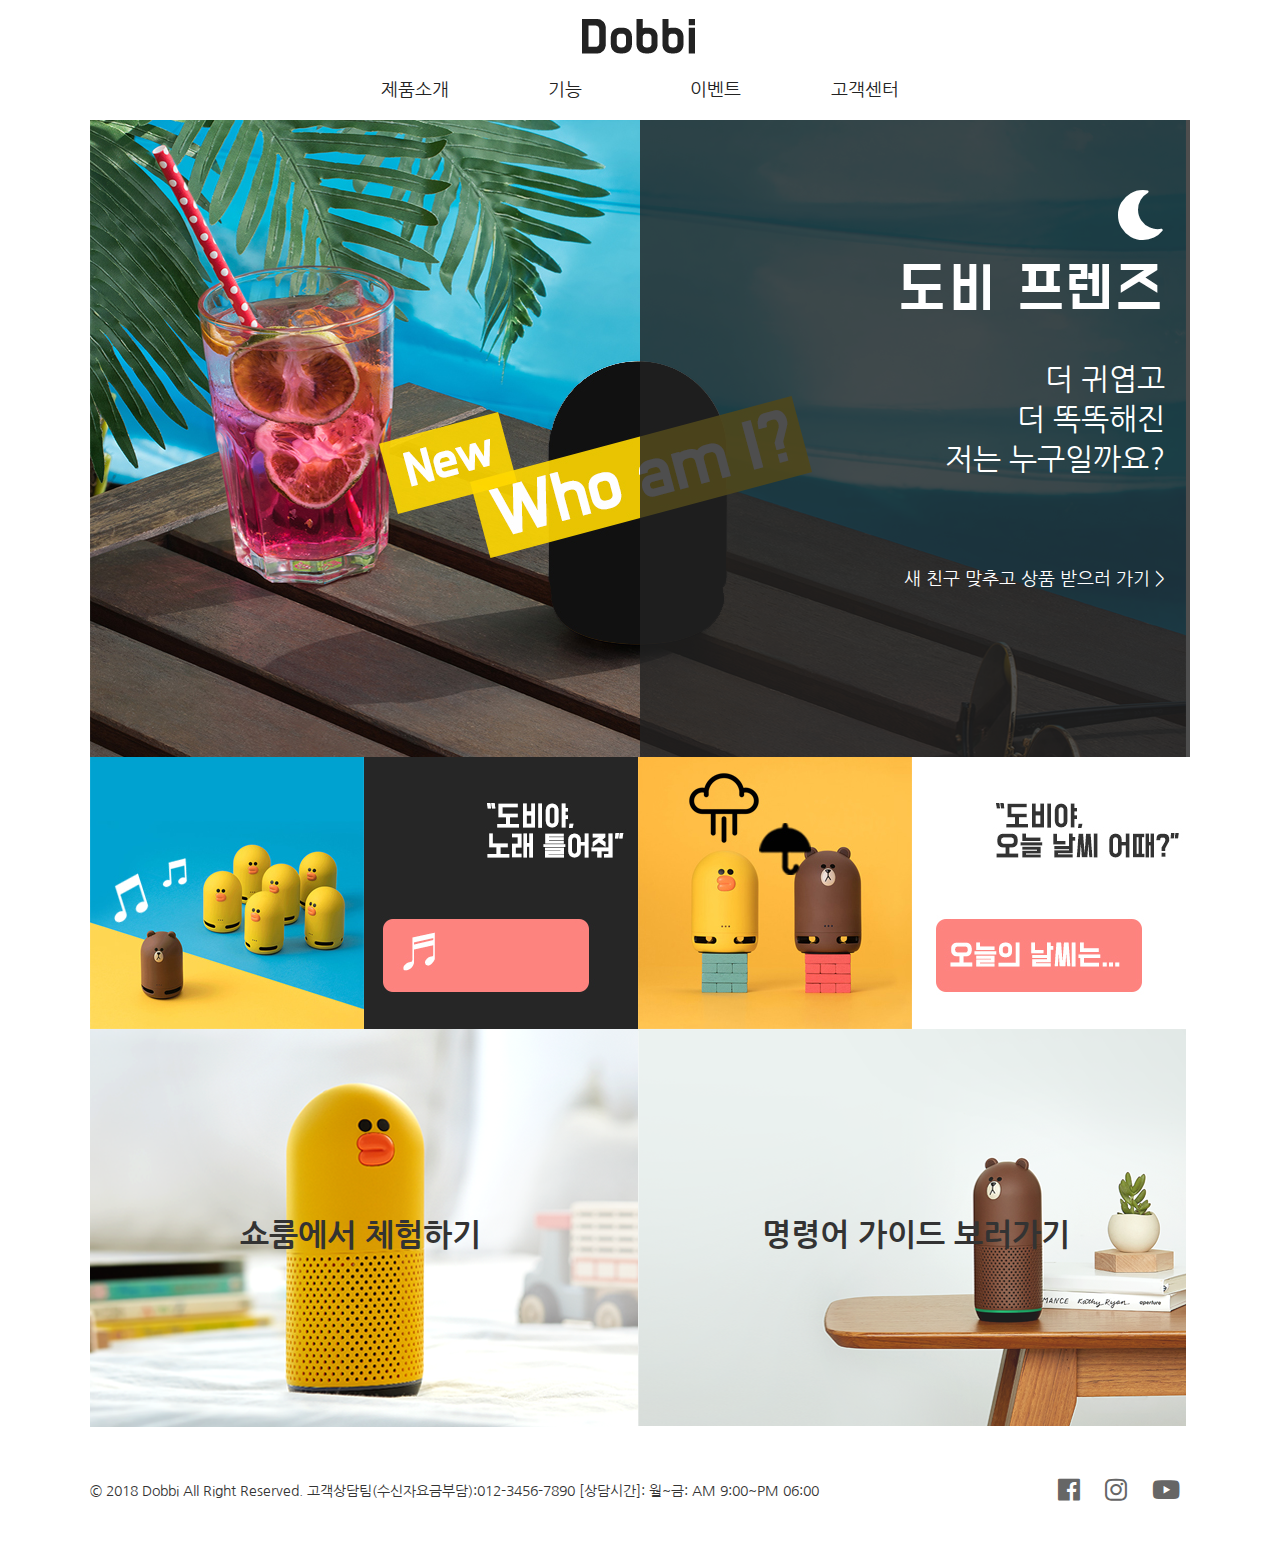
<file: index.html>
<!DOCTYPE html>
<html lang="ko">
<head>
 <meta charset="UTF-8">
 <meta http-equiv="X-UA-Compitable" content="IE=Edge">
 <meta name="viewport" content="width=device-width,initial-scale=1.0">
 <title>Dobbi</title>
 <link rel="stylesheet" href="css/layout.css">
 <script src="js/jquery-1.12.4.min.js"></script>
 <script src="js/jquery-ui.min.js"></script>
 <script src="js/layout.js"></script>
 <!--[if lt IE 9]>
 <script src="js/ie9.min.js"></script>
 <script src="js/respond.min.js"></script>
<![endif]-->
</head>

<body>
 <!-- header-->

 <header>
  <h1 id="logo">
   <div class="inner">
    <a href="index.html"><img src="img/logo.png" alt=""></a>
   </div>
  </h1>

  <div class="ham">
   <a href="#"><i class="fas fa-bars"></i></a>
  </div>

  <nav id="gnb">
   <div class="menu">
    <a href="#">제품소개</a>
    <a href="#">기능</a>
    <a href="#">이벤트</a>
    <a href="#">고객센터</a>
   </div>
   <div class="sub">
    <div class="subMenu">
     <ul>
      <li><a href="product.html">Dobbi</a></li>
     </ul>
     <ul>
      <li><a href="#">매뉴얼</a></li>
      <li><a href="#">활용팁</a></li>
     </ul>
     <ul>
      <li><a href="#">진행중 이벤트</a></li>
      <li><a href="#">당첨자 발표</a></li>
     </ul>
     <ul>
      <li><a href="qna.html">QnA</a></li>
      <li><a href="#">공지사항</a></li>
     </ul>
    </div>
   </div>
  </nav>


  <dl id="gnbHam">
   <div class="logoHam">
    <h1><a href="index.html">Dobbi</a></h1>
   </div>
   <dt><a href="product.html">제품소개</a></dt>
   <dt><a href="#">기능</a></dt>
   <dd><a href="#">매뉴얼</a></dd>
   <dd><a href="#">활용팁</a></dd>
   <dt><a href="#">이벤트</a></dt>
   <dt><a href="qna.html">QnA</a></dt>

   <div class="address">
    <a href="#">고객상담팀(수신자요금부담) <br> 012-3456-7890 <br> 월~금: AM 9:00~PM 06:00</a>

   </div>
   <div class="copy"> &copy; 2018 Dobbi All Right Reserved. </div>

  </dl>

  <!--
  <nav id="gnbHam">
   <div class="logoHam">
    <h1><a href="index.html">Dobbi</a></h1>
   </div>
   <div class="menuHam">
    <a href="product.html">제품소개</a>
    <a href="#">기능</a>
    <div class="subHam">
     <a href="#">매뉴얼</a>
     <a href="#">활용팁</a>
    </div>
    <a href="#">이벤트</a>
    <a href="#">QnA</a>
   </div>
-->


  <!--  </nav>-->



 </header>

 <!--banner-figure-->
 <figure id="banner">
  <!--  <img src="img/main_banner.jpg" alt="">-->
  <div class="box">
   <div class="inner">
    <a href="#"><i class="fas fa-moon"> </i></a>
   </div>

   <div class="text">
    <h4>도비 프렌즈</h4>
    <p class="p1">더 귀엽고</p>
    <p class="p2"> 더 똑똑해진 </p>
    <p class="p3"> 저는 누구일까요?</p>
    <a href="#">새 친구 맞추고 상품 받으러 가기 ></a>
   </div>
  </div>
 </figure>

 <!--article-->
 <main>
  <div class="a1">
   <article><img src="img/main_a1.jpg" alt=""></article>
   <article><img src="img/main_a2.jpg" alt=""></article>
   <article><img src="img/main_a3.jpg" alt=""></article>
   <article><img src="img/main_a4.jpg" alt=""></article>
  </div>
  <div class="m1">
   <div class="inner1">
    <article><img src="img/m_a1.png" alt="">
     <h3>
      "도비야, 노래 틀어줘."
     </h3>
     <p>
      척하면 척!
      <br>원하는 노래를 말해보세요</p>
    </article>
   </div>
   <div class="inner2">
    <article><img src="img/m_a2.png" alt="">
     <h3>
      "도비야, 오늘 날씨 어때?"
     </h3>
     <p>
      도비에게 물어보면
      <br>비 맞을 걱정은 안녕~</p>
    </article>
   </div>

  </div>
  <div class="a2">
   <article>
    <a href="#"><img src="img/main_b1.png" alt=""></a>
    <a href="">
     <p class="p1">쇼룸에서 체험하기</p>
    </a>
   </article>
   <article>
    <a href=""> <img src="img/main_b2.png" alt=""></a>
    <a href="">
     <p class="p2">명령어 가이드 보러가기</p>
    </a>
   </article>
  </div>
 </main>

 <!-- footer-->
 <footer>
  <div id="sns">
   <a href="#"><i class="fab fa-facebook"></i></a>
   <a href="#"><i class="fab fa-instagram"></i></a>
   <a href="#"><i class="fab fa-youtube"></i></a>
  </div>
  <address>
   &copy; 2018 Dobbi All Right Reserved.
   <a href="#">고객상담팀(수신자요금부담):012-3456-7890</a> [상담시간]: 월~금: AM 9:00~PM 06:00
  </address>
 </footer>

 <span class="wrap"></span>


</body>
</html>
</file>
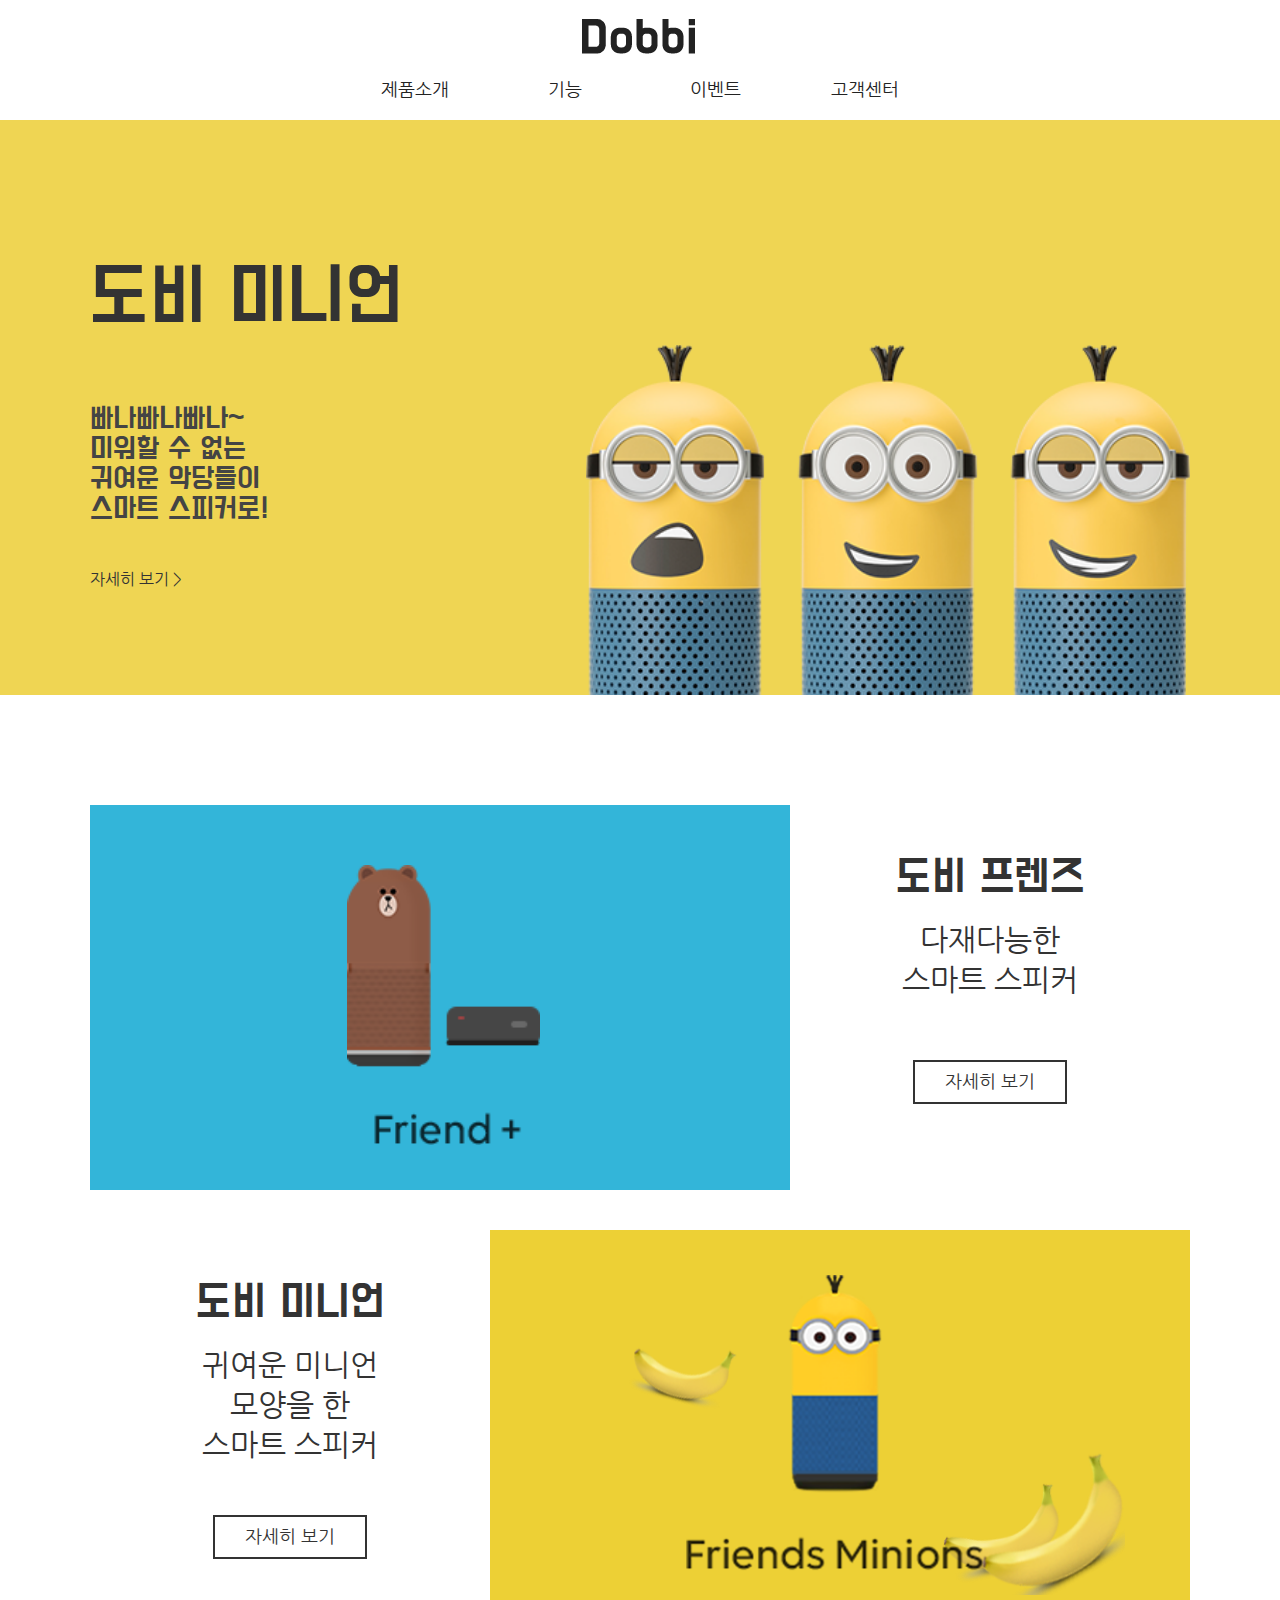
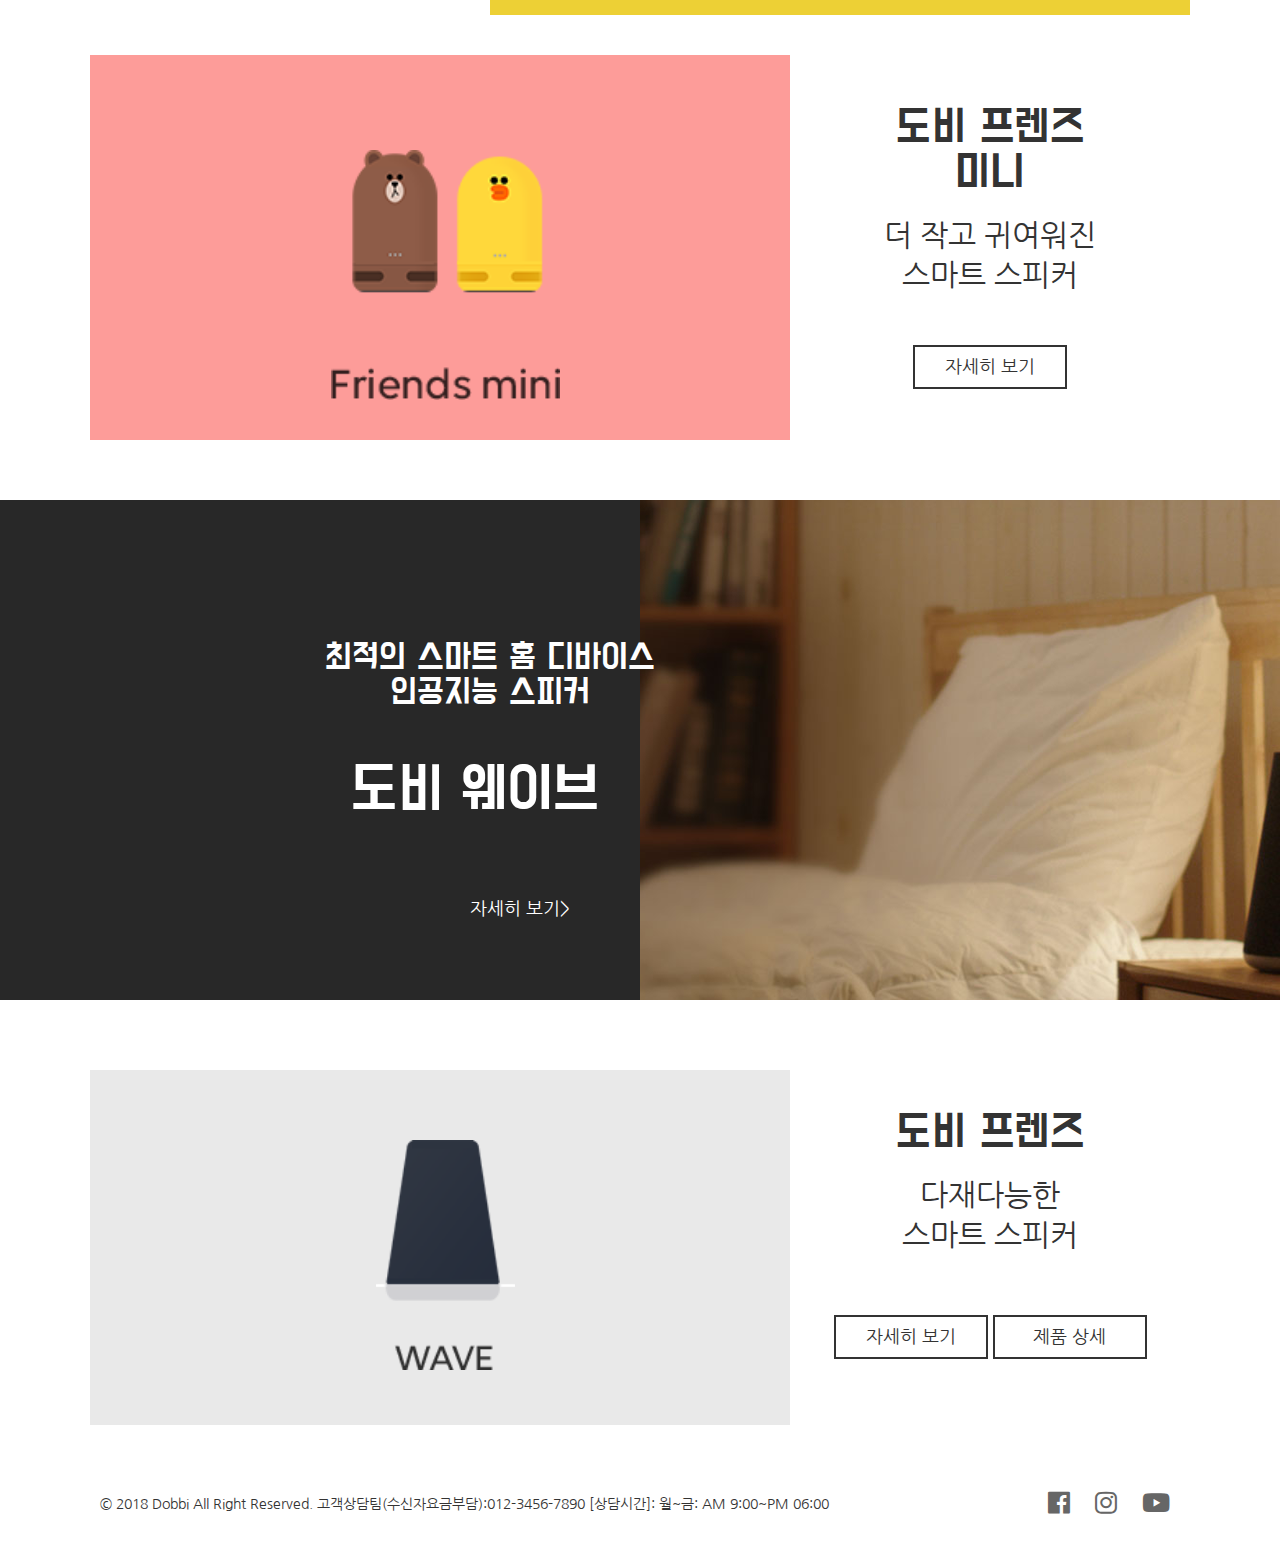
<file: product.html>
<!DOCTYPE html>
<html lang="ko">
<head>
 <meta charset="UTF-8">
 <meta http-equiv="X-UA-Compitable" content="IE=Edge">
 <meta name="viewport" content="width=device-width,initial-scale=1.0">
 <title>Dobbi Product</title>
 <link rel="stylesheet" href="css/product.css">
  <script src="js/jquery-1.12.4.min.js"></script>
 <script src="js/jquery-ui.min.js"></script>
 <script src="js/layout.js"></script>
 <!--[if lt IE 9]>
 <script src="js/ie9.min.js"></script>
 <script src="js/respond.min.js"></script>
<![endif]-->
</head>

<body>
 <!-- header-->

 <header>
  <h1 id="logo">
   <div class="inner">
    <a href="index.html"><img src="img/logo.png" alt=""></a>
   </div>
  </h1>

  <div class="ham">
   <a href="#"><i class="fas fa-bars"></i></a>
  </div>

  <nav id="gnb">
   <div class="menu">
    <a href="#">제품소개</a>
    <a href="#">기능</a>
    <a href="#">이벤트</a>
    <a href="#">고객센터</a>
   </div>
   <div class="sub">
    <div class="subMenu">
     <ul>
      <li><a href="#">Dobbi</a></li>
     </ul>
     <ul>
      <li><a href="#">매뉴얼</a></li>
      <li><a href="#">활용팁</a></li>
     </ul>
     <ul>
      <li><a href="#">진행중 이벤트</a></li>
      <li><a href="#">당첨자 발표</a></li>
     </ul>
     <ul>
      <li><a href="qna.html">QnA</a></li>
      <li><a href="#">공지사항</a></li>
     </ul>
    </div>
   </div>
  </nav>

  <dl id="gnbHam">
   <div class="logoHam">
    <h1><a href="index.html">Dobbi</a></h1>
   </div>
   <dt><a href="product.html">제품소개</a></dt>
   <dt><a href="#">기능</a></dt>
   <dd><a href="#">매뉴얼</a></dd>
   <dd><a href="#">활용팁</a></dd>
   <dt><a href="#">이벤트</a></dt>
   <dt><a href="qna.html">QnA</a></dt>

   <div class="address">
    <a href="#">고객상담팀(수신자요금부담) <br> 012-3456-7890 <br> 월~금: AM 9:00~PM 06:00</a>

   </div>
   <div class="copy"> &copy; 2018 Dobbi All Right Reserved. </div>

  </dl>

 </header>

 <!--banner-figure-->
 <figure id="banner">
  <!--  <img src="img/main_banner.jpg" alt="">-->
  <div class="box">
   <div class="inner">
    <img src="img/p_banner1.png" alt="">
   </div>

   <div class="text">
    <h4>도비 미니언</h4>
    <p class="p1">빠나빠나빠나~</p>
    <p class="p2">미워할 수 없는</p>
    <p class="p3">귀여운 악당들이</p>
    <p class="p4">스마트 스피커로!</p>
    <a href="#">자세히 보기 ></a>
   </div>
  </div>
 </figure>

 <!--article-->
 <main>
  <div class="mainInner1">
   <article>
    <div class="a1">
     <img src="img/p_a1.png" alt="">
    </div>
    <div class="b1">
     <h5>도비 프렌즈</h5>
     <p>다재다능한 <br>스마트 스피커</p>
     <a href="#">자세히 보기</a>
    </div>
   </article>
   <article>
    <div class="a2">
     <img src="img/p_a2.png" alt="">
    </div>
    <div class="b2">
     <h5>도비 미니언</h5>
     <p>귀여운 미니언 <br>모양을 한 <br>스마트 스피커</p>
     <a href="#">자세히 보기</a>
    </div>
   </article>
   <article>
    <div class="a3">
     <img src="img/p_a3.png" alt="">
    </div>
    <div class="b3">
     <h5>도비 프렌즈<br>미니</h5>
     <p>더 작고 귀여워진 <br>스마트 스피커</p>
     <a href="#">자세히 보기</a>
    </div>
   </article>
  </div>



  <div class="waveBanner">
   <div class="box1">
    <article>
     <h6>최적의 스마트 홈 디바이스 <br>인공지능 스피커</h6>
     <h4>도비 웨이브</h4>
     <a href="#">자세히 보기></a>
    </article>
   </div>
   <div class="box2">
    <article>
     <!--         <img src="img/p_banner2final.png" alt="">-->
    </article>
   </div>
  </div>
  <div class="mainInner2">
   <article id="a4">
    <div class="a4">
     <img src="img/p_a4.png" alt="">
    </div>
    <div class="b4">
     <h5>도비 프렌즈</h5>
     <p>다재다능한 <br>스마트 스피커</p>
     <a href="#">자세히 보기</a>
     <a href="#">제품 상세</a>
    </div>
   </article>
  </div>

 </main>
 <!-- footer-->
 <footer>
  <div id="sns">
   <a href="#"><i class="fab fa-facebook"></i></a>
   <a href="#"><i class="fab fa-instagram"></i></a>
   <a href="#"><i class="fab fa-youtube"></i></a>
  </div>
  <address>
   &copy; 2018 Dobbi All Right Reserved.
   <a href="#">고객상담팀(수신자요금부담):012-3456-7890</a> [상담시간]: 월~금: AM 9:00~PM 06:00
  </address>
 </footer>


 <span class="wrap"></span>
</body>
</html>
</file>
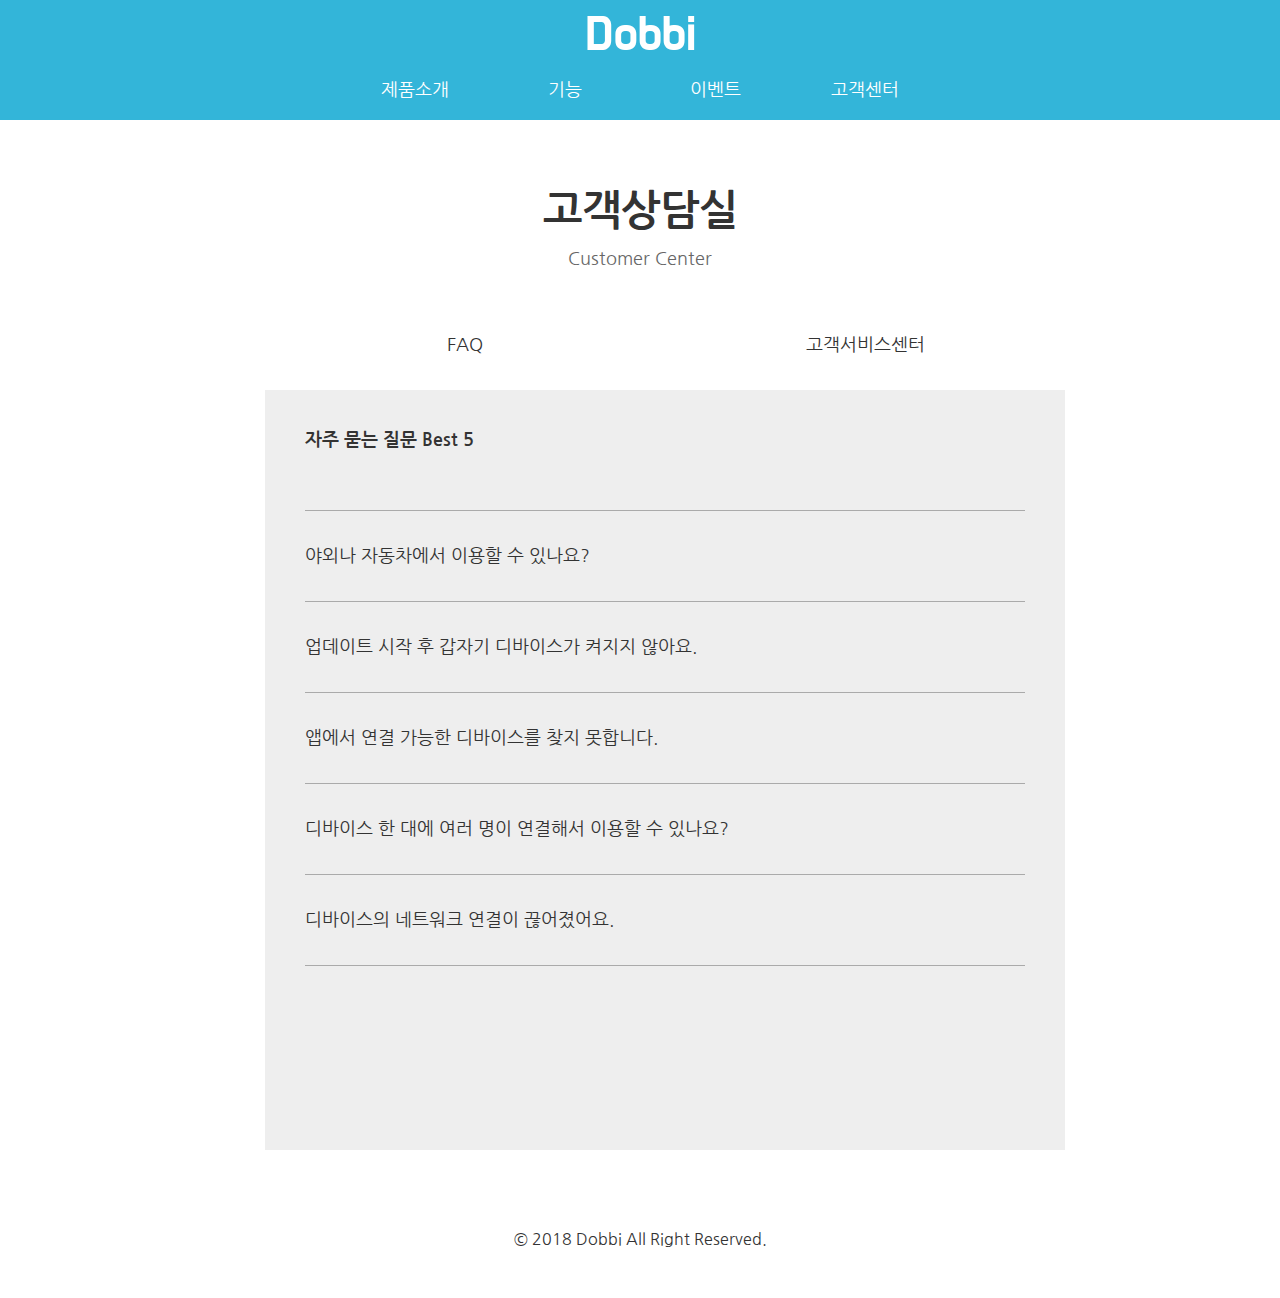
<file: qna.html>
<!DOCTYPE html>
<html lang="ko">

<head>
 <meta charset="UTF-8">
 <meta http-equiv="X-UA-Compitable" content="IE=Edge">
 <meta name="viewport" content="width=device-width,initial-scale=1.0">
 <title>Dobbi QnA</title>
 <link rel="stylesheet" href="css/qna.css">
 <script src="js/jquery-1.12.4.min.js"></script>
 <script src="js/jquery-ui.min.js"></script>
 <script src="js/layout.js"></script>
 <!--[if lt IE 9]>
 <script src="js/ie9.min.js"></script>
 <script src="js/respond.min.js"></script>
<![endif]-->
</head>

<body>
 <!-- header-->

 <header>
  <h1 id="logo">
   <div class="inner">
    <a href="index.html">Dobbi</a>
   </div>
  </h1>

  <div class="ham">
   <a href="#"><i class="fas fa-bars"></i></a>
  </div>

  <nav id="gnb">
   <div class="menu">
    <a href="#">제품소개</a>
    <a href="#">기능</a>
    <a href="#">이벤트</a>
    <a href="#">고객센터</a>
   </div>
   <div class="sub">
    <div class="subMenu">
     <ul>
      <li><a href="#">Dobbi</a></li>
     </ul>
     <ul>
      <li><a href="#">매뉴얼</a></li>
      <li><a href="#">활용팁</a></li>
     </ul>
     <ul>
      <li><a href="#">진행중 이벤트</a></li>
      <li><a href="#">당첨자 발표</a></li>
     </ul>
     <ul>
      <li><a href="#">QnA</a></li>
      <li><a href="#">공지사항</a></li>
     </ul>
    </div>
   </div>
  </nav>

  <dl id="gnbHam">
   <div class="logoHam">
    <h1><a href="index.html">Dobbi</a></h1>
   </div>
   <dt><a href="product.html">제품소개</a></dt>
   <dt><a href="#">기능</a></dt>
   <dd><a href="#">매뉴얼</a></dd>
   <dd><a href="#">활용팁</a></dd>
   <dt><a href="#">이벤트</a></dt>
   <dt><a href="qna.html">QnA</a></dt>

  </dl>

 </header>

 <!-- main-->

 <main>

  <div id="cc">
   <h2>고객상담실</h2>
   <h5>Customer Center</h5>
  </div>


  <div id="boxSelect">
  
   <select name="FAQ" id="FAQ">
    <option value="f1" class="faq2" selected>FAQ</option>
    <option value="f2" class="csc2">고객서비스센터</option>
   </select>
   
   
   
      <div id="faq">
      <div class="frequency" class="f1">

       <dl class="best5">
        <dt>자주 묻는 질문 Best 5</dt>
        <dt>야외나 자동차에서 이용할 수 있나요?</dt>
        <dd>야외 이용을 원하는 경우, 핫스팟 이용에 대한 설정이 필요합니다.<br><strong>단,
    핫스팟 이용시 가입하신 이동전화 요금제에 따라 데이터 이용료가 추가로 발생할 수 있습니다.</strong></dd>
        <dt>업데이트 시작 후 갑자기 디바이스가 켜지지 않아요.</dt>
        <dd>도비는 안드로이드 스마트폰과 같이 벽돌 현상이 발생될 수 있습니다.<br>이러한 경우는 매우 드물며, 현상이 발생될 경우 고객센터로 연락 주시면 조치하여 드리겠습니다.</dd>
        <dt>앱에서 연결 가능한 디바이스를 찾지 못합니다.</dt>
        <dd>도비 디바이스는 앱과의 연결 시에 Wi-Fi를 이용합니다.</dd>
        <dt>디바이스 한 대에 여러 명이 연결해서 이용할 수 있나요?</dt>
        <dd>도비 디바이스는 <strong>한 대에 하나의 아이디로만 연결할 수 있습니다.</strong> 다만, 연결된 디바이스는 여러 명이 함께 음성 명령으로 이용할 수 있습니다.</dd>
        <dt>디바이스의 네트워크 연결이 끊어졌어요.</dt>
        <dd>디바이스의 Wi-Fi 연결이 끊어지는 경우에는 여러 가지 원인이 있을 수 있습니다.</dd>
       </dl>
      </div>

     </div>
     
          <div id="center" class="f2">
      <article>
       <h4>1:1 고객상담</h4>
       <p>카운셀러가 제품 사용법부터 팁까지 <br> 상담해드립니다.
       </p>
       <a href="#">상담하기</a>
      </article>
      <article>
       <h4>사이트 이용문의</h4>
       <p>사이트 이용과 관련된 문의 사항을 <br>전달해주세요.</p>
       <a href="#">상담하기</a>
      </article>
      <article>
       <h4>나의 상담목록</h4>
       <p>문의하신 내용을 <br>확인하실 수 있습니다. </p>
       <a href="#">상담하기</a>
      </article>

      <div class="info">
       <h4>
        고객 상담실 안내
       </h4>
       <ol>
        <li>상담전용 전화는 수신자 부담으로 운영되고 있으며, 주말 및 공휴일은 휴무입니다.</li>
        <li>상담 접수는 24시간 가능하며, 접수된 상담은 상담 가능 시간에 답변 드리도록 하겠습니다.</li>
       </ol>
      </div>
     </div>
   
   
   
  </div>


  <div id="box">

   <div id="inner_box1" class="box0">
    <input type="radio" name="radio001" id="radiobtn1" checked>
    <label for="radiobtn1">FAQ</label>
    <div class="radioDiv">
     <div id="faq">
      <div class="frequency">

       <dl class="best5">
        <dt>자주 묻는 질문 Best 5</dt>
        <dt>야외나 자동차에서 이용할 수 있나요?</dt>
        <dd>야외 이용을 원하는 경우, 핫스팟 이용에 대한 설정이 필요합니다.<br><strong>단,
    핫스팟 이용시 가입하신 이동전화 요금제에 따라 데이터 이용료가 추가로 발생할 수 있습니다.</strong></dd>
        <dt>업데이트 시작 후 갑자기 디바이스가 켜지지 않아요.</dt>
        <dd>도비는 안드로이드 스마트폰과 같이 벽돌 현상이 발생될 수 있습니다.<br>이러한 경우는 매우 드물며, 현상이 발생될 경우 고객센터로 연락 주시면 조치하여 드리겠습니다.</dd>
        <dt>앱에서 연결 가능한 디바이스를 찾지 못합니다.</dt>
        <dd>도비 디바이스는 앱과의 연결 시에 Wi-Fi를 이용합니다.</dd>
        <dt>디바이스 한 대에 여러 명이 연결해서 이용할 수 있나요?</dt>
        <dd>도비 디바이스는 <strong>한 대에 하나의 아이디로만 연결할 수 있습니다.</strong> 다만, 연결된 디바이스는 여러 명이 함께 음성 명령으로 이용할 수 있습니다.</dd>
        <dt>디바이스의 네트워크 연결이 끊어졌어요.</dt>
        <dd>디바이스의 Wi-Fi 연결이 끊어지는 경우에는 여러 가지 원인이 있을 수 있습니다.</dd>
       </dl>
      </div>

     </div>
    </div>
   </div>


   <div id="inner_box2" class="box0">
    <input type="radio" name="radio001" id="radiobtn2"> <label for="radiobtn2">고객서비스센터</label>
    <div class="radioDiv">
     <div id="center">
      <article>
       <h4>1:1 고객상담</h4>
       <p>카운셀러가 제품 사용법부터 팁까지 <br> 상담해드립니다.
       </p>
       <a href="#">상담하기</a>
      </article>
      <article>
       <h4>사이트 이용문의</h4>
       <p>사이트 이용과 관련된 문의 사항을 <br>전달해주세요.</p>
       <a href="#">상담하기</a>
      </article>
      <article>
       <h4>나의 상담목록</h4>
       <p>문의하신 내용을 <br>확인하실 수 있습니다. </p>
       <a href="#">상담하기</a>
      </article>

      <div class="info">
       <h4>
        고객 상담실 안내
       </h4>
       <ol>
        <li>상담전용 전화는 수신자 부담으로 운영되고 있으며, 주말 및 공휴일은 휴무입니다.</li>
        <li>상담 접수는 24시간 가능하며, 접수된 상담은 상담 가능 시간에 답변 드리도록 하겠습니다.</li>
       </ol>
      </div>
     </div>
    </div>
   </div>

  </div>

<!--
  <style>
   #box {
    width: 800px;
    height: 50px;
    line-height: 50px;

    position: relative;
   }

   .box0 input {
    display: none;
   }

   .box0 label {
    display: inline-block;
    float: left;
    width: 50%;
    text-align: center;
    color: #333;
   }

   .box0 .radioDiv {
    width: 100%;
    height: 560px;
    display: none;
    position: absolute;
    top: 70px;
    background: #fff;
   }

   .box0 input:checked~div {
    display: block;
   }
  </style>
-->



 </main>

 <!-- footer-->

 <footer><address>&copy;
   2018 Dobbi All Right Reserved. </address></footer>

 <span class="wrap"></span>

</body>

</html>
</file>
<file: css/layout.css>
@charset "utf-8";
@import url(base.css);

body {
 font-size: large;
 line-height: 1em;
}

/*PC*/

/*header*/

header {
 width: 100%;
 position: relative;
 z-index: 10
}

header.inner {
 width: 1100px;
 margin: auto;
 height: 120px;
 line-height: 120px;

 position: relative
}

header #logo {
 height: 60px;
 text-align: center;
 padding-top: 10px;
}

header .ham {
 display: none
}

header #gnb .menu {
 width: 600px;
 height: 50px;
 line-height: 50px;
 margin: auto;
}

header #gnb a {
 display: block;
 float: left;
 width: 150px;
 margin: auto;
 height: 40px;
 line-height: 40px;
 text-align: center;
 color: #222
}

header #gnb a:hover {
 font-weight: bold
}

header #gnbHam {
 display: none
}

/*sub*/

.sub {
 position: absolute;
 width: 600px;
 background: #fff;

 top: -500px;
 opacity: 0
}

.sub .subMenu {
 position: relative
}

.sub ul {
 width: 150px;
 text-align: center;
 float: left;
}

header .sub li a {
 font-size: 0.9em;
}

header #gnb .menu + .sub {
 opacity: 0;
 top: 110px;
 margin: auto;
 position: absolute;
 width: 100%;
 background: rgba(255, 255, 255, 0.9);
}

header #gnb .menu:hover + .sub,
header #gnb .menu + .sub:hover {
 opacity: 1
}

.sub .subMenu {
 position: relative;
 width: 600px;
 margin: auto;
}


/*figure*/

figure {
 width: 1100px;
 height: 637px;
 margin: 0 auto;

 position: relative
}

figure img {}

figure:hover {}

#banner {
 width: 1100px;
 height: 637px;
 background: url(../img/main_banner.jpg) no-repeat;
 z-index: 3
}

figure .box {
 width: 50%;
 height: 100%;
 background: rgba(34, 34, 34, 0.8);
 position: absolute;

 bottom: 0;
 right: 0;
}

figure .inner {
 position: absolute;
 color: #fff;
 top: 70px;
 right: 25px;
 font-size: 50px;
}

figure .text h4 {
 position: absolute;
 color: #fff;
 top: 140px;
 right: 25px;
 font-family: "Do Hyeon";
 letter-spacing: 0.05em;
 font-size: 60px;
}

figure .text .p1 {
 position: absolute;
 color: #fff;
 top: 250px;
 right: 25px;
 font-size: 30px;
}

figure .text .p2 {
 position: absolute;
 color: #fff;
 top: 290px;
 right: 25px;
 font-size: 30px;
}

figure .text .p3 {
 position: absolute;
 color: #fff;
 top: 330px;
 right: 25px;
 font-size: 30px;
}

figure .text a {
 position: absolute;
 color: #fff;
 top: 450px;
 right: 25px;
 font-size: 18px;
}

@keyframes plz {
 from {
  width: 30%;
 }
 to {
  width: 50%
 }
}


/*article*/

main .a1 {
 width: 1100px;
 margin: auto;
}

main .a1 img {
 float: left;
 margin-top: -2px;
}

main .a2 {
 width: 1100px;
 margin: auto;
 position: relative
}

main .a2 img {
 float: left;
 /* opacity: 0.9*/
}

main .a2 p {
 position: absolute;
 font-size: 1.7em;
 font-weight: bold
}

main .a2 .p1 {
 top: 470px;
 left: 150px;
}

main .a2 .p2 {
 top: 470px;
 right: 120px;
}

main .m1 {
 display: none;
}

/*footer*/

footer {
 width: 1100px;
 margin: auto;

}

footer #sns {
 float: right;
}

footer #sns a {
 display: inline-block;
 /* float: left;*/
}

footer address a:hover {
 color: #0af
}

footer #sns i {
 font-size: 25px;
 color: #666;
 padding: 50px 10px;
}

footer #sns i:hover {
 color: #333
}

footer address {
 display: block;
 font-size: 0.8em;
 font-style: normal;
 float: left;
 padding: 55px 0
}

footer adderss a:hover {
 color: #0af
}

.wrap {
 position: fixed;

 width: 100%;
 height: 100%;
 background: rgba(51, 51, 51, 0.3);

 top: 0;
 left: 0;
 z-index: 5;

 display: none
}




/*모바일*/

@media screen and (max-width:499px) {

 header {
  width: 100%;
  height: 65px
 }

 header #logo img {
  height: 40px
 }

 header .ham {
  display: block;
  font-size: 1.3em;

  position: absolute;
  top: 35%;
  left: 6%;

  z-index: 20
 }

 header #gnb {
  display: none
 }

 header #gnbHam {
  display: block;
  width: 50%;
  height: 100%;
  background: #333;
  color: #fff;

  position: fixed;
  top: 0;
 }

 header #gnbHam .logoHam {
  font-family: "Do Hyeon";
  text-align: center;
  letter-spacing: 1;
  font-size: 18px;
  color: rgba(255, 255, 255, 0.8);
  margin: 15px;
 }

 header #gnbHam dt {
  padding-top: 10px;
  color: rgba(255, 255, 255, 0.9)
 }


 header #gnbHam dt a {
  display: block;

  font-size: 18px;
  margin: 15px 0px;
  padding: 0 20px;
 }

 header #gnbHam dt a:hover {
  color: #edd035
 }

 header dd {
  margin-left: 30px;
  margin-bottom: 10px;
  color: rgba(255, 255, 255, 0.6)
 }

 header #gnbHam dd a:hover {
  color: rgba(237, 208, 53, 0.7)
 }

 header #gnbHam .address {
  margin-left: 5%;
  font-size: 0.7em;
  color: rgba(255, 255, 255, 0.6);
  letter-spacing: 1;

  position: absolute;
  bottom: 20%;
 }

 header #gnbHam .copy {
  margin-left: 5%;
  font-size: 0.7em;
  color: rgba(255, 255, 255, 0.6);
  letter-spacing: 1;

  position: absolute;
  bottom: 15%
 }

 figure {
  width: 100%;
  margin: auto
 }
 #banner {
  width: 94%;
  height: 610px;
  background: url(../img/m_banner_final.png) no-repeat;
  /*  overflow: hidden;*/
  /*  background-size: 100%;*/
 }

 figure .box {

  width: 100%;
  height: 115px;
  background: rgba(34, 34, 34, 0.8);
  position: absolute;

  bottom: 0;
  right: 0;
 }


 figure .inner {
  position: absolute;
  color: #fff;
  top: 25%;
  right: 75%;
  font-size: 35px;
 }

 figure .text h4 {
  position: absolute;
  color: #fff;
  top: 20%;
  right: 25%;
  font-family: "Do Hyeon";
  letter-spacing: 0.05em;
  font-size: 40px;
 }

 figure .text .p1,
 figure .text .p2,
 figure .text .p3 {
  display: none;

 }

 figure .text a {
  position: absolute;
  color: #fff;
  top: 70%;
  right: 21%;
  font-size: 15px;
 }

 main .a1 {
  display: none
 }

 main .m1 {
  display: block;
  padding-top: 20px;
  width: 100%
 }

 main .m1 img {
  width: 100%;
 }

 main .m1 h3 {
  text-align: center;
  padding: 20px 0;
  font-family: 'Do hyeon';
  font-size: 25px
 }

 main .m1 p {
  text-align: center;
  padding-bottom: 30px;
  letter-spacing: 1
 }

 main .a2 {
  width: 100%
 }

 main .a2 img {
  width: 50%
 }

 main .a2 p {
  position: absolute;
  font-size: 18px
 }

 main .a2 .p1 {
  top: 65px;
  left: 25px;
 }

 main .a2 .p2 {
  top: 65px;
  right: 0;
 }

 footer {
  width: 100%
 }

 footer #sns {
  width: 100%;
  text-align: center;
 }

 footer #sns i {
  padding: 30px 5px 60px;
 }

 footer address {
  display: none
 }

 .wrap {
  display: block
 }


}


/*타블렛*/

@media screen and (min-width: 500px) and (max-width:1020px) {

 header {
  width: 100%;
  height: 65px
 }

 header #logo img {
  height: 40px
 }

 header .ham {
  display: block;
  font-size: 1.7em;

  position: absolute;
  top: 35%;
  left: 6%;
 }
 
  header #gnbHam {
  display: block;
  width: 35%;
  height: 100%;
  background: #333;
  color: #fff;

  position: fixed;
  top: 0;
 }

 header #gnbHam .logoHam {
  font-family: "Do Hyeon";
  text-align: center;
  letter-spacing: 1;
  font-size: 18px;
  color: rgba(255, 255, 255, 0.8);
  margin: 15px;
 }

 header #gnbHam dt {
  padding-top: 10px;
  color: rgba(255, 255, 255, 0.9)
 }


 header #gnbHam dt a {
  display: block;

  font-size: 18px;
  margin: 15px 0px;
  padding: 0 20px;
 }

 header #gnbHam dt a:hover {
  color: #edd035
 }

 header dd {
  margin-left: 30px;
  margin-bottom: 10px;
  color: rgba(255, 255, 255, 0.6)
 }

 header #gnbHam dd a:hover {
  color: rgba(237, 208, 53, 0.7)
 }

 header #gnbHam .address {
  margin-left: 5%;
  font-size: 0.7em;
  color: rgba(255, 255, 255, 0.6);
  letter-spacing: 1;

  position: absolute;
  bottom: 20%;
 }

 header #gnbHam .copy {
  margin-left: 5%;
  font-size: 0.7em;
  color: rgba(255, 255, 255, 0.6);
  letter-spacing: 1;

  position: absolute;
  bottom: 15%
 }

 header #gnb {
  display: none;
 }

 figure {
  width: 100%;

  position: relative
 }

 #banner {
  width: 100%;
  background: url(../img/t_banner_final.png) no-repeat;
  /* background-size: 100%;*/
  height: 420px;
  overflow: hidden;
 }

 figure .box {
  width: 50%;
  background: rgba(34, 34, 34, 0.8);
  position: absolute;

  bottom: 0;
  right: 0;
  overflow: hidden;
 }

 figure .inner {
  color: #fff;
  top: 50px;
  right: 25px;
  font-size: 40px;
 }

 figure .text h4 {
  position: absolute;
  color: #fff;
  top: 110px;
  right: 25px;
  font-family: "Do Hyeon";
  letter-spacing: 0.05em;
  font-size: 45px;
 }

 figure .text .p1 {
  position: absolute;
  color: #fff;
  top: 220px;
  right: 25px;
  font-size: 23px;
 }

 figure .text .p2 {
  position: absolute;
  color: #fff;
  top: 250px;
  right: 25px;
  font-size: 23px;
 }

 figure .text .p3 {
  position: absolute;
  color: #fff;
  top: 280px;
  right: 25px;
  font-size: 23px;
 }

 figure .text a {
  position: absolute;
  color: #fff;
  top: 360px;
  right: 25px;
  font-size: 17px;
 }


 main .a1 {
  display: none
 }
 main .m1 {
  display: inline-block;
  width: 100%
 }
 /*
 main .m1 img {
  width: 50%;
 }
*/
 main .m1 .inner1,
 main .m1 .inner2 {
  width: 50%;
  float: left;
  overflow: hidden
 }

 main .m1 img {
  height: 250px;
 }



 main .m1 h3 {
  text-align: center;
  padding: 20px 0;
  font-family: 'Do hyeon';
  font-size: 25px
 }
 main .m1 p {
  text-align: center;
  padding-bottom: 30px;
  letter-spacing: 1
 }
 main .a2 {
  width: 100%
 }
 main .a2 img {
  width: 50%
 }
 main .a2 p {
  position: absolute;
  font-size: 25px
 }
 main .a2 .p1 {
  top: 150px;
  left: 14%;
 }
 main .a2 .p2 {
  top: 150px;
  right: 9%;
 }

 footer {
  width: 100%
 }

 footer #sns {
  width: 100%;
  text-align: center;
 }

 footer #sns i {
  padding: 30px 5px 60px;
 }

 footer address {
  display: none
 }
}





body {
/* overflow-x: hidden*/
}



/*jQuery용 css*/
</file>
<file: css/product.css>
@charset "utf-8";
@import url(base.css);

body {
 font-size: large;
 line-height: 1em;
}

/*PC*/

/*header*/

header {
 width: 100%;
 position: relative;
 z-index: 10
}

header.inner {
 width: 1100px;
 margin: auto;
 height: 120px;
 line-height: 120px;

 position: relative
}

header #logo {
 height: 60px;
 text-align: center;
 padding-top: 10px;
}

header .ham {
 display: none
}

header #gnbHam {
 display: none
}

header #gnb .menu {
 width: 600px;
 height: 50px;
 line-height: 50px;
 margin: auto;
}

header #gnb a {
 display: block;
 float: left;
 width: 150px;
 margin: auto;
 height: 40px;
 line-height: 40px;
 text-align: center;
 color: #222
}

header #gnb a:hover {
 font-weight: bold
}

/*sub*/

.sub {
 position: absolute;
 width: 600px;
 background: #fff;

 top: -500px;
 opacity: 0
}

.sub .subMenu {
 position: relative
}

.sub ul {
 width: 150px;
 text-align: center;
 float: left;
}

header .sub li a {
 font-size: 0.9em;
}

header #gnb .menu + .sub {
 opacity: 0;
 top: 110px;
 margin: auto;
 position: absolute;
 width: 100%;
 background: rgba(255, 255, 255, 0.9);
}

header #gnb .menu:hover + .sub,
header #gnb .menu + .sub:hover {
 opacity: 1
}

.sub .subMenu {
 position: relative;
 width: 600px;
 margin: auto;
}

/*figure*/

figure {
 width: 100%;
 height: 575px;
 background: #efd553;

 margin-bottom: 90px;
}

figure .box {
 width: 1100px;
 margin: 0 auto;
 position: relative;
}

figure .inner {}

figure .inner img {
 height: 350px;

 position: absolute;
 top: 225px;
 right: 0;

 transition: all 1s
}

figure .inner:hover img {
 height: 450px;
 top: 125px;
}

figure .text {
 float: left;
 font-family: 'Do hyeon'
}

figure .text h4 {
 font-size: 75px;

 position: absolute;
 top: 140px;
}

figure .p1 {
 font-size: 30px;
 color: #444;

 position: absolute;
 top: 290px;
}

figure .p2 {
 font-size: 30px;
 color: #444;

 position: absolute;
 top: 320px;
}

figure .p3 {
 font-size: 30px;
 color: #444;

 position: absolute;
 top: 350px;
}

figure .p4 {
 font-size: 30px;
 color: #444;

 position: absolute;
 top: 380px;
}

figure .text a {
 font-family: 'Nanum Gothic';
 font-size: 0.9em;

 position: absolute;
 top: 450px;
}

/*main*/

main {}

main .mainInner1,
main .mainInner2 {
 position: relative;
 width: 1100px;
 margin: 0 auto
}

main article {
 height: 385px;
 padding: 20px 0
}

main article h5 {
 font-family: 'Do hyeon';
 font-size: 45px;
 margin-bottom: 20px;
}

main article p {
 font-size: 30px;
}

main .a1 {
 width: 700px;
 height: 100%;
 background: #33b5d9;

 float: left;
 position: relative
}

main .a1 img {
 height: 280px;

 position: absolute;
 top: 60px;
 right: 250px;
}

main .b1 {
 margin-top: 50px;
 line-height: 40px;
 text-align: center;
}

main .b1 a {
 width: 150px;
 margin-top: 60px;
 display: inline-block;
 border: solid 2px #333;
}

main .a2 {
 width: 700px;
 height: 100%;
 background: #edd035;

 float: right;
 position: relative
}

main .a2 img {
 height: 320px;

 position: absolute;
 top: 45px;
 right: 65px;
}

main .b2 {
 margin-top: 50px;
 line-height: 40px;
 text-align: center;
}

main .b2 a {
 width: 150px;
 margin-top: 50px;
 display: inline-block;
 border: solid 2px #333;
}

main .a3 {
 width: 700px;
 height: 100%;
 background: #fd9c99;

 float: left;
 position: relative
}

main .a3 img {
 height: 250px;

 position: absolute;
 top: 95px;
 right: 230px;
}

main .b3 {
 margin-top: 50px;
 line-height: 40px;
 text-align: center;
}

main .b3 a {
 width: 150px;
 margin-top: 50px;
 display: inline-block;
 border: solid 2px #333;
}

/*banner2*/

main .waveBanner {
 width: 100%;
 margin: auto;
 padding-top: 40px;
 position: relative;
 padding-bottom: 30px;
}

main .waveBanner .box1 {
 width: 50%;
 height: 500px;
 float: left;
 background: rgba(17, 17, 17, 0.9);

 position: relative
}

main .waveBanner .box1 h6 {
 font-family: 'Do hyeon';
 font-size: 35px;
 color: #fff;
 text-align: center;

 position: relative;
 left: 170px;
 top: 120px;
}

main .waveBanner .box1 h4 {
 font-family: 'Do hyeon';
 font-size: 60px;
 color: #fff;
 text-align: center;

 position: relative;
 left: 155px;
 top: 170px;
}

main .waveBanner .box1 a {
 display: block;
 color: #fff;
 text-align: center;

 position: absolute;
 left: 470px;
 top: 400px;
}

main .waveBanner .box2 {
 width: 50%;
 height: 500px;
 float: right;
 background: url(../img/p_banner2.png) no-repeat
}

main .waveBanner .mainInner2 {
 padding-top: 20px;
}

#a4 {
 width: 1100px;
 height: 385px;
 margin: 0 auto;
 overflow: hidden;
 margin-bottom: 15px
}

main .a4 {
 width: 700px;
 height: 100%;
 background: #e9e9e9;

 float: left;
 position: relative;
 top: 50px
}

main .a4 img {
 height: 230px;
 position: absolute;
 top: 70px;
 right: 275px;
}

main .b4 {
 margin-top: 90px;
 line-height: 40px;
 text-align: center;
}

main .b4 a {
 width: 150px;
 margin-top: 60px;
 display: inline-block;
 border: solid 2px #333;
}


/*footer*/

footer {
 width: 1080px;
 margin: auto;


}

footer #sns {
 float: right;
}

footer #sns a {
 display: inline-block;
 /* float: left;*/
}

footer address a:hover {
 color: #0af
}

footer #sns i {
 font-size: 25px;
 color: #666;
 padding: 50px 10px;
}

footer #sns i:hover {
 color: #333
}

footer address {
 display: block;
 font-size: 0.8em;
 font-style: normal;
 float: left;
 padding: 55px 0
}

footer adderss a:hover {
 color: #0af
}

.wrap {
 position: fixed;

 width: 100%;
 height: 100%;
 background: rgba(51, 51, 51, 0.3);

 top: 0;
 left: 0;
 z-index: 5;

 display: none
}







/*모바일*/

@media screen and (max-width:499px) {

 header {
  width: 100%;
  height: 65px
 }

 header #logo img {
  height: 40px
 }

 header .ham {
  display: block;
  font-size: 1.3em;

  position: absolute;
  top: 35%;
  left: 6%;
 }

 header #gnb {
  display: none
 }

 header #gnbHam {
  display: block;
  width: 50%;
  height: 100%;
  background: #333;
  color: #fff;

  position: fixed;
  top: 0;
 }

 header #gnbHam .logoHam {
  font-family: "Do Hyeon";
  text-align: center;
  letter-spacing: 1;
  font-size: 18px;
  color: rgba(255, 255, 255, 0.8);
  margin: 15px;
 }

 header #gnbHam dt {
  padding-top: 10px;
  color: rgba(255, 255, 255, 0.9)
 }


 header #gnbHam dt a {
  display: block;

  font-size: 18px;
  margin: 15px 0px;
  padding: 0 20px;
 }

 header #gnbHam dt a:hover {
  color: #edd035
 }

 header dd {
  margin-left: 30px;
  margin-bottom: 10px;
  color: rgba(255, 255, 255, 0.6)
 }

 header #gnbHam dd a:hover {
  color: rgba(237, 208, 53, 0.7)
 }

 header #gnbHam .address {
  margin-left: 5%;
  font-size: 0.7em;
  color: rgba(255, 255, 255, 0.6);
  letter-spacing: 1;

  position: absolute;
  bottom: 20%;
 }

 header #gnbHam .copy {
  margin-left: 5%;
  font-size: 0.7em;
  color: rgba(255, 255, 255, 0.6);
  letter-spacing: 1;

  position: absolute;
  bottom: 15%
 }

 header #gnb {
  display: none
 }

 figure {
  /*  display: none;*/
  width: 100%;
  height: 410px;
  background: #efd553;
  margin-bottom: 60px;
  position: relative;
 }

 figure .box {
  width: 100%
 }

 figure .inner img {
  height: 150px;

  position: absolute;
  top: 260px;
  left: 80px;
 }

 figure .inner:hover img {

  height: 150px;
  top: 240px;
 }

 figure .text {

  float: left;
  font-family: 'Do hyeon'
 }

 figure .text h4 {

  font-size: 50px;

  position: absolute;
  top: 30px;
  left: 40px;
 }

 figure .p1 {

  font-family: 'Nanum Gothic';
  font-size: 18px;
  color: #333;

  position: absolute;
  top: 100px;
  left: 40px
 }

 figure .p2 {
  font-family: 'Nanum Gothic';
  font-size: 18px;
  color: #333;

  position: absolute;
  top: 125px;
  left: 40px
 }

 figure .p3 {
  font-family: 'Nanum Gothic';
  font-size: 18px;
  color: #333;

  position: absolute;
  top: 125px;
  left: 160px
 }

 figure .p4 {
  font-family: 'Nanum Gothic';
  font-size: 18px;
  color: #333;

  position: absolute;
  top: 150px;
  left: 40px
 }

 figure .text a {
  font-family: 'Nanum Gothic';
  font-size: 18px;
  font-weight: bold;

  position: absolute;
  top: 195px;
  left: 40px
 }

 /*main*/
 main {
  width: 100%;
 }

 main .mainInner1,
 main .mainInner2 {
  position: relative;
  width: 100%;
  margin: 0 auto
 }

 main article {
  width: 100%;
  height: 480px;
 }

 main article h5 {
  font-family: 'Do hyeon';
  font-size: 30px;
  margin-top: 30px;
  margin-bottom: 20px;
 }

 main article p {
  font-size: 16px;
 }

 main br {
  display: none;
 }

 main .a1 {
  float: none;
  width: 96%;
  height: 300px;
  margin: 0 auto;
  background: #33b5d9;

  position: relative
 }

 main .a1 img {
  height: 250px;

  position: absolute;
  top: 30px;
  right: 120px;
 }

 main .b1 {
  width: 80%;
  height: 180px;
  margin: 20px auto;
  text-align: left;
 }

 main .b1 p {
  /*  font-size: 1em*/
 }

 main .b1 a {
  width: 120px;
  font-size: 0.9em;
  font-weight: bold;
  margin-top: 20px;
  display: inline-block;
  text-align: center;
  border: solid 1px #333;
 }

 main .a2 {
  float: none;
  width: 96%;
  height: 300px;
  margin: auto;
  background: #edd035;

  position: relative
 }

 main .a2 img {
  height: 230px;
  position: absolute;
  top: 50px;
  right: 2px;
 }

 main .b2 {
  width: 80%;
  height: 180px;
  margin: 20px auto;
  text-align: left;
 }

 main .b2 a {
  width: 120px;
  font-size: 0.9em;
  font-weight: bold;
  margin-top: 20px;
  display: inline-block;
  text-align: center;
  border: solid 1px #333;
 }

 main .a3 {
  float: none;
  width: 96%;
  height: 300px;
  margin: 0 auto;
  background: #fd9c99;

  position: relative
 }

 main .a3 img {
  height: 250px;

  position: absolute;
  top: 30px;
  right: 115px;
 }

 main .b3 {
  width: 80%;
  height: 180px;
  margin: 20px auto;
  text-align: left;
 }

 main .b3 a {
  width: 120px;
  font-size: 0.9em;
  font-weight: bold;
  margin-top: 20px;
  display: inline-block;
  text-align: center;
  border: solid 1px #333;
 }

 /*banner2*/
 main .waveBanner {
  width: 100%;
  height: 710px;
  margin: auto;

  position: relative;
 }

 main .waveBanner .box1 {
  width: 100%;
  height: 300px;
  background: rgba(17, 17, 17, 0.9);

  position: relative
 }

 main .waveBanner .box1 article {
  width: 70%;
 }

 main .waveBanner .box1 br {
  display: block;
 }

 main .waveBanner .box1 h6 {
  font-family: 'Nanum Gothic';
  font-size: 23px;
  margin: auto;
  color: #fff;
  text-align: left;

  top: 5%;
  left: 10%;

  position: relative;

 }

 main .waveBanner .box1 h4 {
  font-family: 'Do hyeon';
  font-size: 50px;
  color: #fff;
  text-align: left;

  position: relative;
  left: 10%;
  top: 10%;
 }

 main .waveBanner .box1 a {
  display: block;
  color: #fff;
  text-align: left;

  position: absolute;
  left: 10%;
  top: 80%;
 }

 main .waveBanner .box2 {
  width: 100%;
  height: 410px;

  background: url(../img/p_banner2.png) no-repeat;
 }

 main .waveBanner .mainInner2 {
  height: 610px
 }
 #a4 {
  width: 100%;
  height: 100%
  /*  overflow: none;*/
 }

 main .a4 {
  float: none;
  width: 96%;
  height: 300px;
  margin: auto;
  background: #e9e9e9;
  margin-bottom: 20px;

  /*  position: relative*/
 }

 main .a4 img {
  height: 230px;
  position: absolute;
  top: 20%;
  right: 35%;
 }

 main .b4 {
  width: 80%;
  height: 180px;
  margin: 80px auto 0;
  text-align: left;

  /*  position: absolute*/
 }

 main .b4 a {
  /* position: absolute;*/
  width: 120px;
  font-size: 0.9em;
  font-weight: bold;
  margin-top: 10px;
  display: inline-block;
  text-align: center;
  border: solid 1px #333;
 }


 /*footer*/
 footer {
  width: 100%
 }

 footer #sns {
  width: 100%;
  text-align: center;
 }

 footer #sns i {
  padding: 30px 5px 60px;
 }

 footer address {
  display: none
 }

 .wrap {
  display: block
 }


}


/*타블렛*/

@media screen and (min-width: 500px) and (max-width:870px) {

 header {
  width: 100%;
  height: 65px
 }

 header #logo img {
  height: 40px
 }

 header .ham {
  display: block;
  font-size: 1.7em;

  position: absolute;
  top: 35%;
  left: 6%;
 }

 header #gnbHam {
  display: block;
  width: 35%;
  height: 100%;
  background: #333;
  color: #fff;

  position: fixed;
  top: 0;
 }

 header #gnbHam .logoHam {
  font-family: "Do Hyeon";
  text-align: center;
  letter-spacing: 1;
  font-size: 18px;
  color: rgba(255, 255, 255, 0.8);
  margin: 15px;
 }

 header #gnbHam dt {
  padding-top: 10px;
  color: rgba(255, 255, 255, 0.9)
 }


 header #gnbHam dt a {
  display: block;

  font-size: 18px;
  margin: 15px 0px;
  padding: 0 20px;
 }

 header #gnbHam dt a:hover {
  color: #edd035
 }

 header dd {
  margin-left: 30px;
  margin-bottom: 10px;
  color: rgba(255, 255, 255, 0.6)
 }

 header #gnbHam dd a:hover {
  color: rgba(237, 208, 53, 0.7)
 }

 header #gnbHam .address {
  margin-left: 5%;
  font-size: 0.7em;
  color: rgba(255, 255, 255, 0.6);
  letter-spacing: 1;

  position: absolute;
  bottom: 20%;
 }

 header #gnbHam .copy {
  margin-left: 5%;
  font-size: 0.7em;
  color: rgba(255, 255, 255, 0.6);
  letter-spacing: 1;

  position: absolute;
  bottom: 15%
 }

 #gnb {
  display: none;
 }

 figure {
  width: 100%;
  height: 410px;
  background: #efd553;
  overflow: hidden;

  margin-bottom: 60px;
 }

 figure .box {
  margin: 0 auto;
  position: relative;
 }

 figure .inner {}

 figure .inner img {
  height: 200px;

  position: absolute;
  top: 210px;
  left: 15%;
 }

 figure .inner:hover img {
  height: 200px;
  top: 210px;
  left: 15%
 }

 figure .text {
  float: left;
  font-family: 'Do hyeon'
 }

 figure .text h4 {
  font-size: 55px;

  position: absolute;
  top: 50px;
  left: 2%;
 }

 figure .p1 {
  font-family: Nanum Gothic;
  font-size: 19px;
  color: #444;

  position: absolute;
  top: 120px;
  left: 2%
 }

 figure .p2 {
  font-family: Nanum Gothic;
  font-size: 19px;
  color: #444;

  position: absolute;
  top: 140px;
  left: 2%
 }

 figure .p3 {
  font-family: Nanum Gothic;
  font-size: 19px;
  color: #444;

  position: absolute;
  top: 140px;
  left: 14%
 }

 figure .p4 {
  font-family: Nanum Gothic;
  font-size: 19px;
  color: #444;

  position: absolute;
  top: 140px;
  left: 27%
 }

 figure .text a {
  font-family: 'Nanum Gothic';
  font-size: 20px;
  font-weight: bold;

  position: absolute;
  top: 190px;
  left: 20px
 }

 /*main*/
 main {}

 main .mainInner1,
 main .mainInner2 {
  position: relative;
  width: 100%;
  margin: 0 auto
 }

 main article {
  height: 540px;
 }

 main article h5 {
  font-family: 'Do hyeon';
  font-size: 30px;
  margin-top: 30px;
  margin-bottom: 20px;
 }

 main article p {
  font-size: 16px;
 }

 main br {
  display: none;
 }

 main .a1 {
  float: none;
  width: 96%;
  height: 370px;
  margin: 0 auto;
  background: #33b5d9;

  position: relative
 }

 main .a1 img {
  height: 290px;

  position: absolute;
  top: 13%;
  right: 45%px;

  transition: all 0.8s
 }

 main .a1:hover img {
  height: 310px
 }

 main .b1 {
  width: 80%;
  height: 170px;
  margin: 20px auto;
  text-align: left;
 }

 main .b1 p {
  /*  font-size: 1em*/
 }

 main .b1 a {
  width: 120px;
  font-size: 0.9em;
  font-weight: bold;
  margin-top: 20px;
  display: inline-block;
  text-align: center;
  border: solid 1px #333;
 }

 main .a2 {
  float: none;
  width: 96%;
  height: 370px;
  margin: auto;
  background: #edd035;

  position: relative
 }

 main .a2 img {
  height: 260px;
  position: absolute;
  top: 20%;
  right: 16%;

  transition: all 0.8s
 }

 main .a2:hover img {
  height: 280px
 }

 main .b2 {
  width: 80%;
  height: 170px;
  margin: 20px auto;
  text-align: left;
 }

 main .b2 a {
  width: 120px;
  font-size: 0.9em;
  font-weight: bold;
  margin-top: 20px;
  display: inline-block;
  text-align: center;
  border: solid 1px #333;
 }

 main .a3 {
  float: none;
  width: 96%;
  height: 370px;
  margin: 0 auto;
  background: #fd9c99;

  position: relative
 }

 main .a3 img {
  height: 270px;

  position: absolute;
  top: 15%;
  right: 32%;

  transition: all 0.8s
 }

 main .a3:hover img {
  height: 290px
 }

 main .b3 {
  width: 80%;
  height: 170px;
  margin: 20px auto;
  text-align: left;
 }

 main .b3 a {
  width: 120px;
  font-size: 0.9em;
  font-weight: bold;
  margin-top: 20px;
  display: inline-block;
  text-align: center;
  border: solid 1px #333;
 }

 /*banner2*/
 main .waveBanner {
  width: 100%;
  height: 710px;
  margin: auto;

  position: relative;
 }

 main .waveBanner .box1 {
  width: 100%;
  height: 300px;
  background: rgba(17, 17, 17, 0.9);

  position: relative
 }

 main .waveBanner .box1 article {
  width: 70%;
 }

 main .waveBanner .box1 br {
  display: block;
 }

 main .waveBanner .box1 h6 {
  font-family: 'Nanum Gothic';
  font-size: 23px;
  margin: auto;
  color: #fff;
  text-align: left;

  top: 5%;
  left: 10%;

  position: relative;

 }

 main .waveBanner .box1 h4 {
  font-family: 'Do hyeon';
  font-size: 50px;
  color: #fff;
  text-align: left;

  position: relative;
  left: 10%;
  top: 10%;
 }

 main .waveBanner .box1 a {
  display: block;
  color: #fff;
  text-align: left;

  position: absolute;
  left: 10%;
  top: 80%;
 }

 main .waveBanner .box2 {
  width: 100%;
  height: 410px;

  background: url(../img/p_banner2.png) no-repeat;
 }

 main .waveBanner .mainInner2 {
  height: 610px
 }
 #a4 {
  width: 100%;
  height: 100%
  /*  overflow: none;*/
 }

 main .a4 {
  float: none;
  width: 96%;
  height: 370px;
  margin: auto;
  background: #e9e9e9;
  margin-bottom: 20px;

  /*    position: relative*/
 }

 main .a4 img {
  height: 250px;
  position: absolute;
  top: 20%;
  right: 40%;

  transition: all 0.8s
 }

 main .a4:hover img {
  height: 270px
 }

 main .b4 {
  width: 80%;
  height: 170px;
  margin: 80px auto 0;
  text-align: left;

  /*  position: absolute*/
 }

 main .b4 a {
  position: absolute;
  width: 120px;
  font-size: 0.9em;
  font-weight: bold;
  margin-top: 10px;
  display: inline-block;
  text-align: center;
  border: solid 1px #333;
 }



 footer {
  width: 100%
 }

 footer #sns {
  width: 100%;
  text-align: center;
 }

 footer #sns i {
  padding: 30px 5px 60px;
 }

 footer address {
  display: none
 }



}

body {
 /* overflow-x: hidden*/
}
</file>
<file: css/qna.css>
@charset "utf-8";
@import url(base.css);

body {
 font-size: large;
 line-height: 1em;
}


/*pc*/

#boxSelect {
 display: none
}

/*html*/

#box {
 width: 800px;
 height: 50px;
 line-height: 50px;

 position: relative;
}

.box0 input {
 display: none;
}

.box0 label {
 display: inline-block;
 float: left;
 width: 50%;
 text-align: center;
 color: #333;
}

.box0 .radioDiv {
 width: 100%;
 height: 560px;
 display: none;
 position: absolute;
 top: 70px;
 background: #fff;
}

.box0 input:checked ~ div {
 display: block;
}

/*header*/

header {
 width: 100%;
 background: #33b5d9;
 position: relative;
 z-index: 10
}

header.inner {
 width: 1100px;
 margin: auto;
 height: 120px;
 line-height: 120px;

 position: relative
}

header #logo {
 font-family: Do hyeon;
 font-size: 50px;
 color: #fff;
 height: 60px;
 text-align: center;
 padding-top: 10px;
}

header .ham {
 display: none
}

header #gnb .menu {
 width: 600px;
 height: 50px;
 line-height: 50px;
 margin: auto;
}

header #gnb a {
 display: block;
 float: left;
 width: 150px;
 margin: auto;
 height: 40px;
 line-height: 40px;
 text-align: center;
}

header #gnb .menu a {
 color: #fff
}

header #gnb a:hover {
 font-weight: bold
}

header #gnbHam {
 display: none
}

/*sub*/

.sub {
 position: absolute;
 width: 600px;
 background: #fff;

 top: -500px;
 opacity: 0
}

.sub .subMenu {
 position: relative
}

.sub ul {
 width: 150px;
 text-align: center;
 float: left;
}

header .sub li a {
 font-size: 0.9em;
 color: #333
}

header #gnb .menu + .sub {
 opacity: 0;
 top: 120px;
 margin: auto;
 position: absolute;
 width: 100%;
 background: rgba(238, 238, 238, 0.95)
}

header #gnb .menu:hover + .sub,
header #gnb .menu + .sub:hover {
 opacity: 1
}

.sub .subMenu {
 position: relative;
 width: 600px;
 margin: auto;
}

/*main*/

main {
 width: 750px;
 margin: 0 auto
}

main #cc {
 height: 130px;
 padding-top: 70px;
 text-align: center;
}

main #cc h2 {
 font-size: 42px;
 font-weight: bold
}

main #cc h5 {
 font-size: 18px;
 color: #666;
 padding-top: 18px
}

main .checkbox .radioDiv {
 float: left;
 width: 100%;
 height: 50px;
 line-height: 50px;
 text-align: center;
 border: solid 1px #222;
}

main .checkbox label a {
 display: block;
 font-size: 0.9em
}

main .checkbox input {
 display: none;
}

main dt {
 margin: 20px 0;
 border-bottom: solid 1px #aaa;
 padding-bottom: 20px;
}

main dd {
 font-size: 0.9em;
 line-height: 30px;
 border-bottom: solid 2px #333;
 padding-bottom: 30px
}

main #box label:hover {
 font-weight: bold
}

main #box {
 height: 860px
}

main .radioDiv #faq {
 width: 100%;
 height: 760px;
 background: #eee
}

main .radioDiv #faq .best5 {
 width: 90%;
 margin: 0 auto;
}

main .frequency dt:first-of-type {
 font-weight: bold;
 line-height: 100px;
 margin: 0 auto;
}

main .frequency dd {
 line-height: 40px;
 background: rgba(221, 221, 221, 0.88);
 margin-top: -20px;
 padding-top: 10px;
}

main #faq dd {
 display: none
}

/*addClass*/

main #faq dd.on {
 display: block;
}

main #center {
 padding-top: 50px;
}

main #center article {
 padding-top: 50px;
 width: 32%;
 height: 170px;
 margin: 0 auto;
 text-align: center;
 float: left;
 border: solid 1px #eee
}

main #center article:not(:nth-child(1)) {
 padding-left: 1%
}

main #center article:nth-child(2) {
 background: #eee
}

main #center article h4 {
 font-weight: bold;
 /* font-size: 1.1em*/
}

main #center article p {
 font-size: 0.9em;
 margin-top: 20px;
 color: #555;
 letter-spacing: -1px;
 line-height: 20px
}

main #center article a {
 font-size: 0.9em;
 border: solid 1px #444;
 border-radius: 6px;
 display: block;
 width: 100px;
 height: 30px;
 line-height: 30px;
 margin: 20px auto 0;
}

main #center .info {
 width: 90%;
 height: 300px;
 margin: 0 auto;
}

main #center .info h4 {
 line-height: 150px;
 font-weight: bold;
 margin-bottom: -30px
}

main #center li {
 font-size: 16px;
 list-style: disc;
}

/*footer*/

footer {
 width: 750px;
 margin: 50px auto;
}

footer address {
 font-style: normal;
 font-size: 0.9em;
 text-align: center;
}

.wrap {
 position: fixed;

 width: 100%;
 height: 100%;
 background: rgba(51, 51, 51, 0.3);

 top: 0;
 left: 0;
 z-index: 5;

 display: none
}


/*타블렛+모바일*/

@media screen and (max-width:1020px) {

 #box {
  display: none
 }

 #boxSelect {
  display: block;

  width: 90%;
  margin: 30px auto;

  text-align: center;
 }

 #boxSelect #faq {
  margin-top: 30px;
  background: #eee
 }

 header {
  width: 100%;
  height: 65px
 }

 header #logo {
  font-family: Do hyeon;
  font-size: 40px;
  color: #fff;
  height: 60px;
  text-align: center;
  padding-top: 10px;
 }

 header .ham {
  display: block;
  font-size: 1.3em;
  color: #fff;

  position: absolute;
  top: 35%;
  left: 6%;
 }

 header #gnb {
  display: none
 }

 header #gnbHam {
  display: block;
  width: 50%;
  height: 100%;
  background: #333;
  color: #fff;

  position: fixed;
  top: 0;
 }

 header #gnbHam .logoHam {
  font-family: "Do Hyeon";
  text-align: center;
  letter-spacing: 1;
  font-size: 18px;
  color: rgba(255, 255, 255, 0.8);
  margin: 15px;
 }

 header #gnbHam dt {
  padding-top: 10px;
  color: rgba(255, 255, 255, 0.9)
 }


 header #gnbHam dt a {
  display: block;

  font-size: 18px;
  margin: 15px 0px;
  padding: 0 20px;
 }

 header #gnbHam dt a:hover {
  color: #edd035
 }

 header dd {
  margin-left: 30px;
  margin-bottom: 10px;
  color: rgba(255, 255, 255, 0.6)
 }

 header #gnbHam dd a:hover {
  color: rgba(237, 208, 53, 0.7)
 }

 header #gnbHam .address {
  margin-left: 5%;
  font-size: 0.7em;
  color: rgba(255, 255, 255, 0.6);
  letter-spacing: 1;

  position: absolute;
  bottom: 20%;
 }

 header #gnbHam .copy {
  margin-left: 5%;
  font-size: 0.7em;
  color: rgba(255, 255, 255, 0.6);
  letter-spacing: 1;

  position: absolute;
  bottom: 15%
 }

 header #gnb {
  display: none
 }

 main {
  width: 100%;
  margin: 0 auto
 }

 main .inner_box1 {
  display: none;
 }

 main #cc {
  height: 50px;
  padding-top: 35px;
  text-align: center;
 }

 main #cc h2 {
  font-size: 25px;
  font-weight: bold
 }

 main #cc h5 {
  font-size: 13px;
  color: #666;
  padding-top: 10px
 }

 main dt {
  margin: 25px 0;
  border-bottom: solid 1px #aaa;
  padding-bottom: 25px;
 }

 main dd {
  width: 99%;
  margin: 0 auto;
  font-size: 0.9em;
  line-height: 10px;
  border-bottom: solid 2px #333;
  padding-bottom: 30px
 }

 main .frequency dt:first-of-type {
  font-weight: bold;
  line-height: 50px;
  margin: 0 auto;
  padding-top: 20px;
 }

 main .frequency dd {
  line-height: 25px;
  background: rgba(221, 221, 221, 0.88);
  margin-top: -40px;
  padding-top: 30px;
 }

 main #faq dd {
  display: none
 }

 /*addClass*/
 main #faq dd.on {
  display: block;
 }

 main #center {
  padding-top: 50px;
 }

 main #center article {
  width: 100%;
  height: 160px;
  margin: 0 auto;
 
  text-align: center;
  border: solid 1px #ddd
 }

 main #center article:nth-child(2) {
  background: #eee
 }

 main #center article h4 {
  font-weight: bold;
/*   font-size: 1.1em*/
 }

 main #center article p {
  font-size: 0.9em;
  margin-top: 20px;
  color: #555;
  letter-spacing: -1px;
  line-height: 20px
 }

 main #center article a {
  font-size: 0.9em;
  border: solid 1px #444;
  border-radius: 6px;
  display: block;
  width: 100px;
  height: 30px;
  line-height: 30px;
  margin: 20px auto 0;
 }

 main #center .info {
  width: 80%;
  height: 300px;
  margin: 0 auto;
 }

 main #center .info h4 {
  line-height: 150px;
  font-weight: bold;
  margin-bottom: -30px
 }
 main #center li {
  font-size: 14px;
  list-style: disc;
 }

 /*footer*/
 footer {
  width: 100%
 }

 footer #sns {
  width: 100%;
  text-align: center;
 }

 footer #sns i {
  padding: 30px 5px 60px;
 }

 footer address {
  display: none
 }

 .wrap {
  display: block
 }
 
 .f2 {
  display: block;
 }

 .best5 {
  display: none
 }

}
</file>
